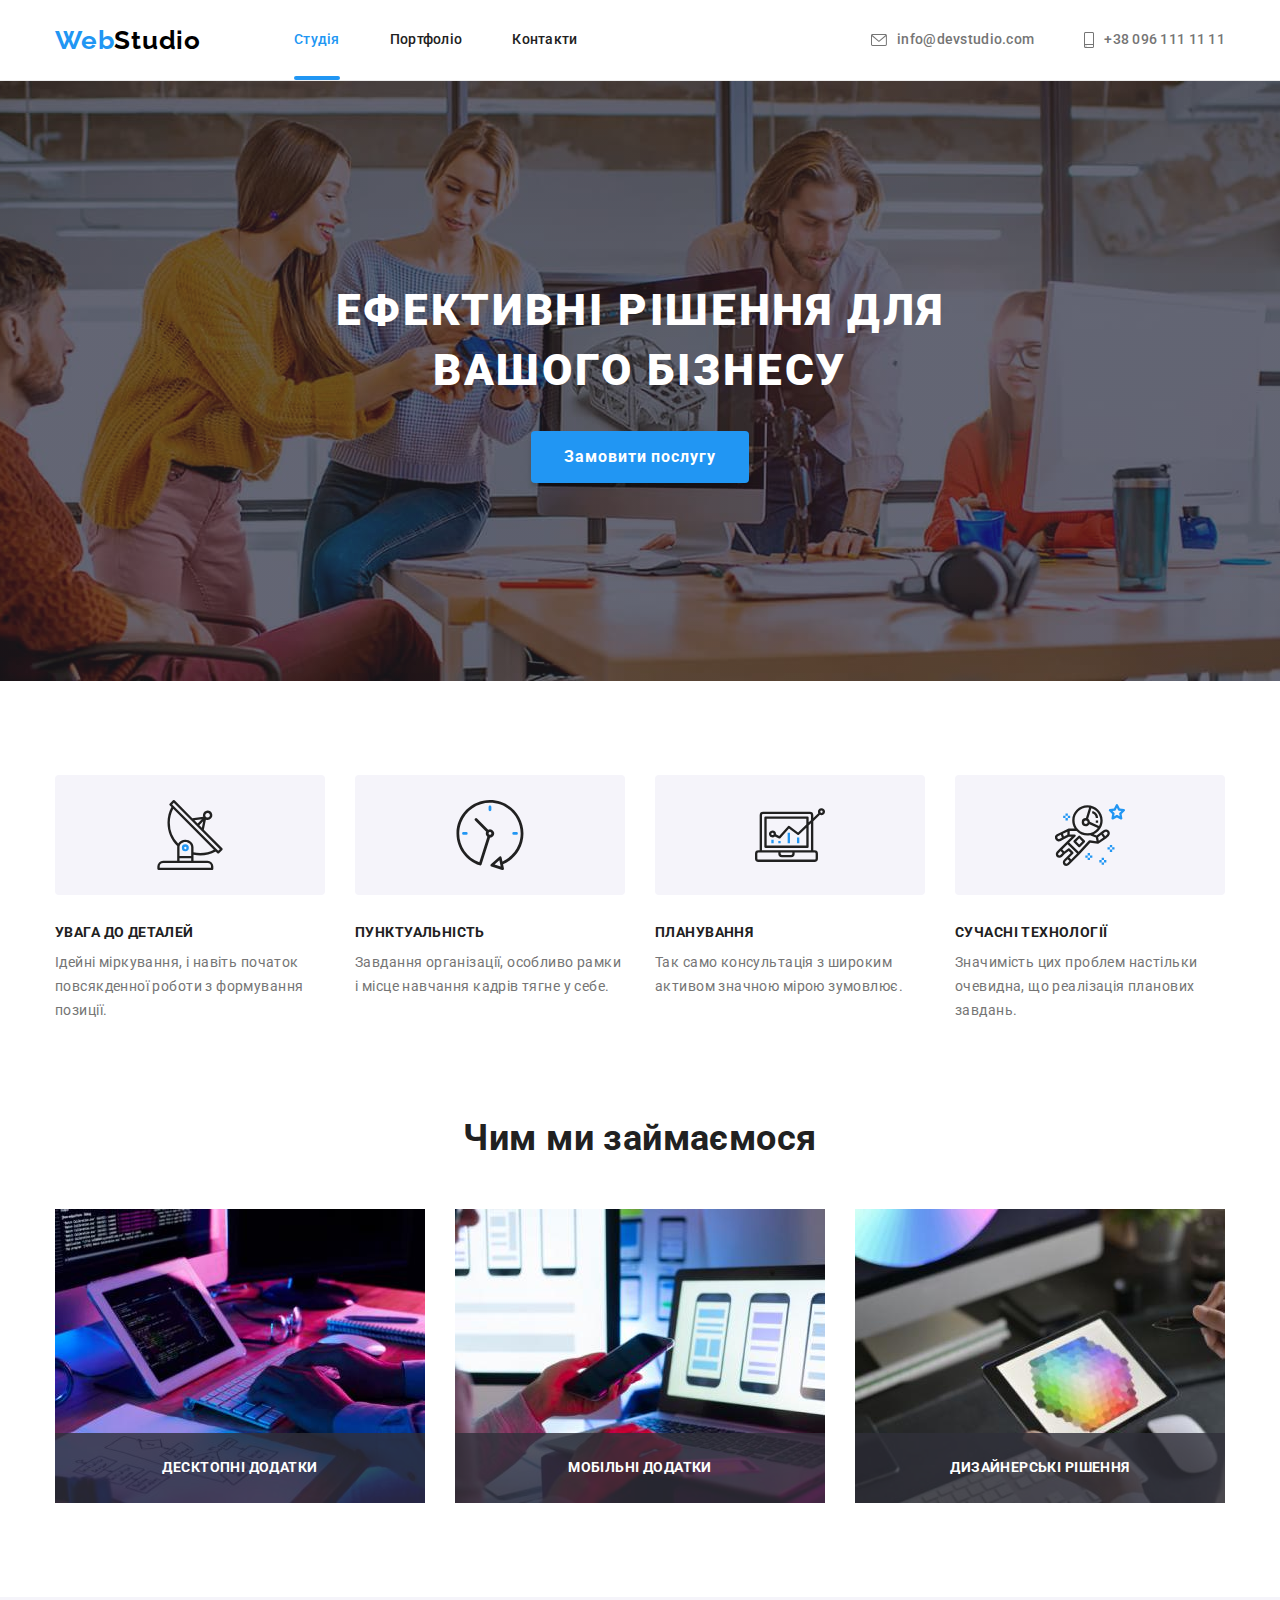
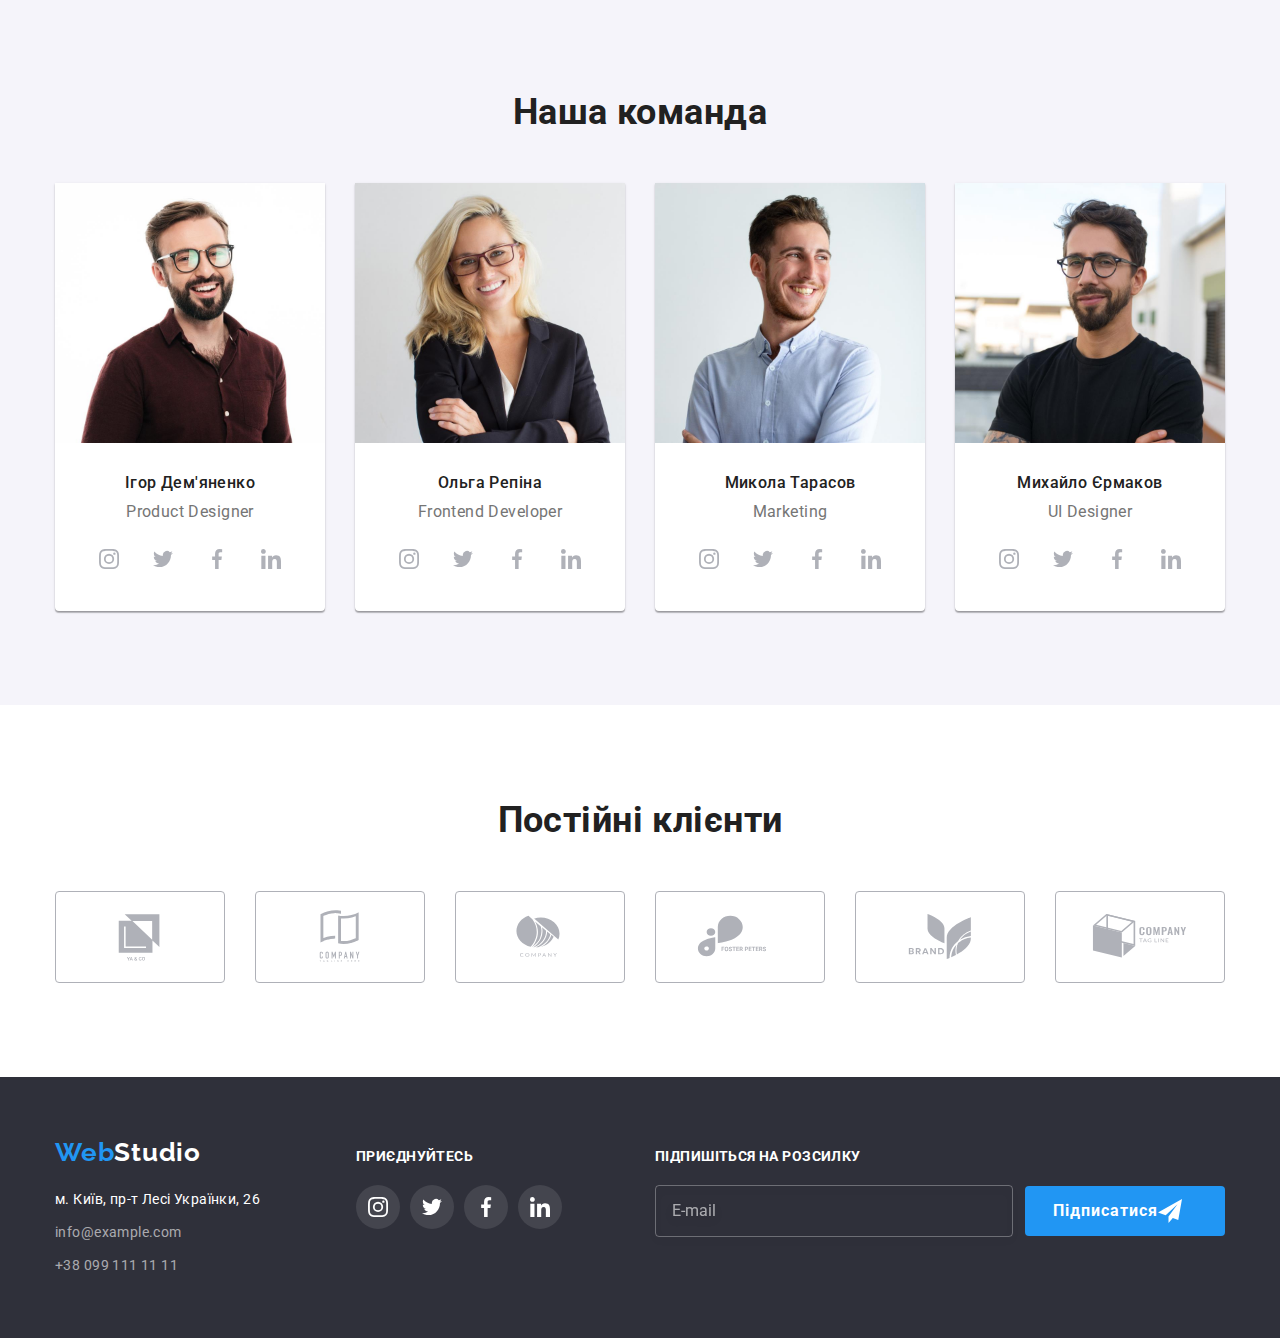
<file: index.html>
<!DOCTYPE html>
<html lang="uk">
  <head>
    <meta charset="UTF-8" />
    <meta http-equiv="X-UA-Compatible" content="IE=edge" />
    <meta name="viewport" content="width=device-width, initial-scale=1.0" />
    <title>Студия</title>

    <link rel="preconnect" href="https://fonts.googleapis.com" />
    <link rel="preconnect" href="https://fonts.gstatic.com" crossorigin />
    <link
      href="https://fonts.googleapis.com/css2?family=Raleway:wght@700&family=Roboto:wght@400;500;700;900&display=swap"
      rel="stylesheet"
    />

    <link rel="stylesheet" href="./css/main.min.css" />
  </head>
  <body data-page>
    <!--Шапка сайту-->
    <header class="header">
      <div class="container header__container">
        <a href="./index.html" class="logo header__logo link"><span class="web">Web</span>Studio</a>
        <nav class="nav header__nav">
          <ul class="nav__list list">
            <li class="nav__item">
              <a href="./index.html" class="nav__link nav__link--current link">Студія</a>
            </li>
            <li class="nav__item">
              <a href="./portfolio.html" class="nav__link link">Портфоліо</a>
            </li>
            <li class="nav__item"><a href="#contacts" class="nav__link link">Контакти</a></li>
          </ul>
        </nav>
        <ul class="header-contacts list">
          <li class="header-contacts__item">
            <a href="mailto:info@devstudio.com" class="header-contacts__link link">
              <svg class="icon-letter" width="16" height="12">
                <use href="./images/icons.svg#icon-letter"></use>
              </svg>
              info@devstudio.com</a
            >
          </li>
          <li class="header-contacts__item">
            <a href="tel:+380961111111" class="header-contacts__link link">
              <svg class="icon-phone" width="10" height="16">
                <use href="./images/icons.svg#icon-phone"></use>
              </svg>
              +38 096 111 11 11</a
            >
          </li>
        </ul>
      </div>
    </header>

    <main>
      <!--Герой-->
      <section class="hero overlay">
        <div class="container">
          <h1 class="hero__title">Ефективні рішення для вашого бізнесу</h1>
          <button type="button" class="hero__btn" data-modal-open>Замовити послугу</button>
        </div>
      </section>
      <!--Особливості-->
      <section class="section features">
        <div class="container">
          <h2 class="visually-hidden">Наші переваги</h2>
          <ul class="features-list list">
            <li class="features-list__item">
              <div class="features__thumb">
                <svg class="features__icon" width="70" height="70">
                  <use href="./images/icons.svg#icon-antenna"></use>
                </svg>
              </div>
              <h3 class="features__subtitle">УВАГА ДО ДЕТАЛЕЙ</h3>
              <p>Ідейні міркування, і навіть початок повсякденної роботи з формування позиції.</p>
            </li>
            <li class="features-list__item">
              <div class="features__thumb">
                <svg class="features__icon" width="70" height="70">
                  <use href="./images/icons.svg#icon-clock"></use>
                </svg>
              </div>
              <h3 class="features__subtitle">ПУНКТУАЛЬНІСТЬ</h3>
              <p>Завдання організації, особливо рамки і місце навчання кадрів тягне у себе.</p>
            </li>
            <li class="features-list__item">
              <div class="features__thumb">
                <svg class="features__icon" width="70" height="70">
                  <use href="./images/icons.svg#icon-diagram"></use>
                </svg>
              </div>
              <h3 class="features__subtitle">ПЛАНУВАННЯ</h3>
              <p>Так само консультація з широким активом значною мірою зумовлює.</p>
            </li>
            <li class="features-list__item">
              <div class="features__thumb">
                <svg class="features__icon" width="70" height="70">
                  <use href="./images/icons.svg#icon-astronaut"></use>
                </svg>
              </div>
              <h3 class="features__subtitle">СУЧАСНІ ТЕХНОЛОГІЇ</h3>
              <p>Значимість цих проблем настільки очевидна, що реалізація планових завдань.</p>
            </li>
          </ul>
        </div>
      </section>
      <!--Наші роботи-->
      <section class="section works">
        <div class="container">
          <h2 class="section__title">Чим ми займаємося</h2>
          <ul class="works__list list">
            <li>
              <div class="works__thumb">
                <img
                  src="./images/main/our-works1.jpg"
                  alt="Человек создает программу"
                  width="370"
                  height="294"
                />
                <h3 class="works__subtitle">Десктопні додатки</h3>
              </div>
            </li>
            <li>
              <div class="works__thumb">
                <img
                  src="./images/main/our-works2.jpg"
                  alt="Человек создает мобильное приложение"
                  width="370"
                  height="294"
                />
                <h3 class="works__subtitle">Мобільні додатки</h3>
              </div>
            </li>
            <li>
              <div class="works__thumb">
                <img
                  src="./images/main/our-works3.jpg"
                  alt="Человек выбирает цвет на палитре"
                  width="370"
                  height="294"
                />
                <h3 class="works__subtitle">Дизайнерські рішення</h3>
              </div>
            </li>
          </ul>
        </div>
      </section>

      <!--Наша команда-->
      <section class="section team">
        <div class="container">
          <h2 class="section__title">Наша команда</h2>
          <ul class="team__list list">
            <li class="team__item">
              <img src="./images/main/team1.jpg" alt="Сотрудник 1" width="270" height="260" />
              <div class="team__wrapper">
                <h3 class="team__subtitle">Ігор Дем'яненко</h3>
                <p lang="en" class="team__description">Product Designer</p>
                <ul class="social social__list list">
                  <li class="social__item">
                    <a
                      class="social__link social__link--mode-light link"
                      href="https://www.instagram.com/"
                      target="_blank"
                      rel="noopener nofollow noreferrer"
                      aria-label="Инстаграмм"
                    >
                      <svg class="social__icon" width="20" height="20">
                        <use href="./images/icons.svg#icon-instagram"></use>
                      </svg>
                    </a>
                  </li>
                  <li class="social__item">
                    <a
                      class="social__link social__link--mode-light link"
                      href="https://twitter.com"
                      target="_blank"
                      rel="noopener nofollow noreferrer"
                      aria-label="Твиттер"
                    >
                      <svg class="social__icon" width="20" height="20">
                        <use href="./images/icons.svg#icon-twitter"></use>
                      </svg>
                    </a>
                  </li>
                  <li class="social__item">
                    <a
                      class="social__link social__link--mode-light link"
                      href="https://www.facebook.com"
                      target="_blank"
                      rel="noopener nofollow noreferrer"
                      aria-label="Фейсбук"
                    >
                      <svg class="social__icon" width="20" height="20">
                        <use href="./images/icons.svg#icon-facebook"></use>
                      </svg>
                    </a>
                  </li>
                  <li class="social__item">
                    <a
                      class="social__link social__link--mode-light link"
                      href="https://www.linkedin.com"
                      target="_blank"
                      rel="noopener nofollow noreferrer"
                      aria-label="Линкэдин"
                    >
                      <svg class="social__icon" width="20" height="20">
                        <use href="./images/icons.svg#icon-linkedin"></use>
                      </svg>
                    </a>
                  </li>
                </ul>
              </div>
            </li>
            <li class="team__item">
              <img src="./images/main/team2.jpg" alt="Сотрудник 2" width="270" height="260" />
              <div class="team__wrapper">
                <h3 class="team__subtitle">Ольга Репіна</h3>
                <p lang="en" class="team__description">Frontend Developer</p>
                <ul class="social social__list list">
                  <li class="social__item">
                    <a
                      class="social__link social__link--mode-light link"
                      href="https://www.instagram.com/"
                      target="_blank"
                      rel="noopener nofollow noreferrer"
                      aria-label="Инстаграмм"
                    >
                      <svg class="social__icon" width="20" height="20">
                        <use href="./images/icons.svg#icon-instagram"></use>
                      </svg>
                    </a>
                  </li>
                  <li class="social__item">
                    <a
                      class="social__link social__link--mode-light link"
                      href="https://twitter.com"
                      target="_blank"
                      rel="noopener nofollow noreferrer"
                      aria-label="Твиттер"
                    >
                      <svg class="social__icon" width="20" height="20">
                        <use href="./images/icons.svg#icon-twitter"></use>
                      </svg>
                    </a>
                  </li>
                  <li class="social__item">
                    <a
                      class="social__link social__link--mode-light link"
                      href="https://www.facebook.com"
                      target="_blank"
                      rel="noopener nofollow noreferrer"
                      aria-label="Фейсбук"
                    >
                      <svg class="social__icon" width="20" height="20">
                        <use href="./images/icons.svg#icon-facebook"></use>
                      </svg>
                    </a>
                  </li>
                  <li class="social__item">
                    <a
                      class="social__link social__link--mode-light link"
                      href="https://www.linkedin.com"
                      target="_blank"
                      rel="noopener nofollow noreferrer"
                      aria-label="Линкэдин"
                    >
                      <svg class="social__icon" width="20" height="20">
                        <use href="./images/icons.svg#icon-linkedin"></use>
                      </svg>
                    </a>
                  </li>
                </ul>
              </div>
            </li>
            <li class="team__item">
              <img src="./images/main/team3.jpg" alt="Сотрудник 3" width="270" height="260" />
              <div class="team__wrapper">
                <h3 class="team__subtitle">Микола Тарасов</h3>
                <p lang="en" class="team__description">Marketing</p>
                <ul class="social social__list list">
                  <li class="social__item">
                    <a
                      class="social__link social__link--mode-light link"
                      href="https://www.instagram.com/"
                      target="_blank"
                      rel="noopener nofollow noreferrer"
                      aria-label="Инстаграмм"
                    >
                      <svg class="social__icon" width="20" height="20">
                        <use href="./images/icons.svg#icon-instagram"></use>
                      </svg>
                    </a>
                  </li>
                  <li class="social__item">
                    <a
                      class="social__link social__link--mode-light link"
                      href="https://twitter.com"
                      target="_blank"
                      rel="noopener nofollow noreferrer"
                      aria-label="Твиттер"
                    >
                      <svg class="social__icon" width="20" height="20">
                        <use href="./images/icons.svg#icon-twitter"></use>
                      </svg>
                    </a>
                  </li>
                  <li class="social__item">
                    <a
                      class="social__link social__link--mode-light link"
                      href="https://www.facebook.com"
                      target="_blank"
                      rel="noopener nofollow noreferrer"
                      aria-label="Фейсбук"
                    >
                      <svg class="social__icon" width="20" height="20">
                        <use href="./images/icons.svg#icon-facebook"></use>
                      </svg>
                    </a>
                  </li>
                  <li class="social__item">
                    <a
                      class="social__link social__link--mode-light link"
                      href="https://www.linkedin.com"
                      target="_blank"
                      rel="noopener nofollow noreferrer"
                      aria-label="Линкэдин"
                    >
                      <svg class="social__icon" width="20" height="20">
                        <use href="./images/icons.svg#icon-linkedin"></use>
                      </svg>
                    </a>
                  </li>
                </ul>
              </div>
            </li>
            <li class="team__item">
              <img src="./images/main/team4.jpg" alt="Сотрудник 4" width="270" height="260" />
              <div class="team__wrapper">
                <h3 class="team__subtitle">Михайло Єрмаков</h3>
                <p lang="en" class="team__description">UI Designer</p>
                <ul class="social social__list list">
                  <li class="social__item">
                    <a
                      class="social__link social__link--mode-light link"
                      href="https://www.instagram.com/"
                      target="_blank"
                      rel="noopener nofollow noreferrer"
                      aria-label="Инстаграмм"
                    >
                      <svg class="social__icon" width="20" height="20">
                        <use href="./images/icons.svg#icon-instagram"></use>
                      </svg>
                    </a>
                  </li>
                  <li class="social__item">
                    <a
                      class="social__link social__link--mode-light link"
                      href="https://twitter.com"
                      target="_blank"
                      rel="noopener nofollow noreferrer"
                      aria-label="Твиттер"
                    >
                      <svg class="social__icon" width="20" height="20">
                        <use href="./images/icons.svg#icon-twitter"></use>
                      </svg>
                    </a>
                  </li>
                  <li class="social__item">
                    <a
                      class="social__link social__link--mode-light link"
                      href="https://www.facebook.com"
                      target="_blank"
                      rel="noopener nofollow noreferrer"
                      aria-label="Фейсбук"
                    >
                      <svg class="social__icon" width="20" height="20">
                        <use href="./images/icons.svg#icon-facebook"></use>
                      </svg>
                    </a>
                  </li>
                  <li class="social__item">
                    <a
                      class="social__link social__link--mode-light link"
                      href="https://www.linkedin.com"
                      target="_blank"
                      rel="noopener nofollow noreferrer"
                      aria-label="Линкэдин"
                    >
                      <svg class="social__icon" width="20" height="20">
                        <use href="./images/icons.svg#icon-linkedin"></use>
                      </svg>
                    </a>
                  </li>
                </ul>
              </div>
            </li>
          </ul>
        </div>
      </section>

      <!-- Постійні клієнти -->

      <section class="section clients">
        <div class="container">
          <h2 class="section__title">Постійні клієнти</h2>
          <ul class="clients__list list">
            <li class="clients__item">
              <a
                class="clients__link link"
                href=""
                target="_blank"
                rel="noopener nofollow noreferrer"
                aria-label="Компания 1"
              >
                <svg class="clients__icon" width="106" height="60">
                  <use href="./images/icons.svg#icon-yaco"></use>
                </svg>
              </a>
            </li>
            <li class="clients__item">
              <a
                class="clients__link link"
                href=""
                target="_blank"
                rel="noopener nofollow noreferrer"
                aria-label="Компания 2"
              >
                <svg class="clients__icon" width="106" height="60">
                  <use href="./images/icons.svg#icon-company-tagline-here"></use>
                </svg>
              </a>
            </li>
            <li class="clients__item">
              <a
                class="clients__link link"
                href=""
                target="_blank"
                rel="noopener nofollow noreferrer"
                aria-label="Компания 3"
              >
                <svg class="clients__icon" width="106" height="60">
                  <use href="./images/icons.svg#icon-company"></use>
                </svg>
              </a>
            </li>
            <li class="clients__item">
              <a
                class="clients__link link"
                href=""
                target="_blank"
                rel="noopener nofollow noreferrer"
                aria-label="Компания 4"
              >
                <svg class="clients__icon" width="106" height="60">
                  <use href="./images/icons.svg#icon-foster-peters"></use>
                </svg>
              </a>
            </li>
            <li class="clients__item">
              <a
                class="clients__link link"
                href=""
                target="_blank"
                rel="noopener nofollow noreferrer"
                aria-label="Компания 5"
              >
                <svg class="clients__icon" width="106" height="60">
                  <use href="./images/icons.svg#icon-brand"></use>
                </svg>
              </a>
            </li>
            <li class="clients__item">
              <a
                class="clients__link link"
                href=""
                target="_blank"
                rel="noopener nofollow noreferrer"
                aria-label="Компания 6"
              >
                <svg class="clients__icon" width="106" height="60">
                  <use href="./images/icons.svg#icon-company-tagline"></use>
                </svg>
              </a>
            </li>
          </ul>
        </div>
      </section>
    </main>

    <!--Футер-->

    <footer class="footer">
      <div class="container container--baseline">
        <div class="footer__thumb">
          <a href="./index.html" class="logo footer__logo link">
            <span class="web">Web</span>Studio</a
          >
          <address class="address">
            <ul id="contacts" class="address__contacts list">
              <li class="address__item">
                <a
                  href="https://goo.gl/maps/ukZd5RueYejuPdVa7"
                  target="_blank"
                  rel="noopener nofollow noreferrer"
                  class="address__map-link link"
                >
                  м. Київ, пр-т Лесі Українки, 26
                </a>
              </li>
              <li class="address__item">
                <a href="mailto:info@example.com" class="address__contact-link link"
                  >info@example.com</a
                >
              </li>
              <li class="address__item">
                <a href="tel:+380991111111" class="address__contact-link link">+38 099 111 11 11</a>
              </li>
            </ul>
          </address>
        </div>
        <div class="social social--right">
          <h3 class="social__subtitle">приєднуйтесь</h3>
          <ul class="social__list list">
            <li class="social__item">
              <a
                class="social__link social__link--mode-dark link"
                href="https://www.instagram.com/"
                target="_blank"
                rel="noopener nofollow noreferrer"
                aria-label="Инстаграмм"
              >
                <svg class="footer-networks-icon" width="20" height="20">
                  <use href="./images/icons.svg#icon-instagram"></use>
                </svg>
              </a>
            </li>
            <li class="social__item">
              <a
                class="social__link social__link--mode-dark link"
                href="https://twitter.com"
                target="_blank"
                rel="noopener nofollow noreferrer"
                aria-label="Твиттер"
              >
                <svg class="footer-networks-icon" width="20" height="20">
                  <use href="./images/icons.svg#icon-twitter"></use>
                </svg>
              </a>
            </li>
            <li class="social__item">
              <a
                class="social__link social__link--mode-dark link"
                href="https://www.facebook.com"
                target="_blank"
                rel="noopener nofollow noreferrer"
                aria-label="Фейсбук"
              >
                <svg class="footer-networks-icon" width="20" height="20">
                  <use href="./images/icons.svg#icon-facebook"></use>
                </svg>
              </a>
            </li>
            <li class="social__item">
              <a
                class="social__link social__link--mode-dark link"
                href="https://www.linkedin.com"
                target="_blank"
                rel="noopener nofollow noreferrer"
                aria-label="Линкэдин"
              >
                <svg class="footer-networks-icon" width="20" height="20">
                  <use href="./images/icons.svg#icon-linkedin"></use>
                </svg>
              </a>
            </li>
          </ul>
        </div>
        <form class="footer-form" name="subscription">
          <strong class="footer-form__subtitle">Підпишіться на розсилку</strong>
          <div class="footer-form__field">
            <input class="footer-form__input" type="email" name="email" placeholder="E-mail" />
            <button class="form-btn footer-form__form-btn" type="submit">
              Підписатися
              <svg class="footer-form__icon" width="24" height="24">
                <use href="./images/icons.svg#icon-send"></use>
              </svg>
            </button>
          </div>
        </form>
      </div>
    </footer>

    <!-- Модальне вікно -->

    <div class="backdrop backdrop--is-hidden" data-modal>
      <div class="modal">
        <button class="modal__btn-close" type="button" data-modal-close>
          <svg class="modal__close-icon" width="18" height="18">
            <use href="./images/icons.svg#icon-close"></use>
          </svg>
        </button>
        <form class="modal-form js-speaker-form" name="modal-form" autocomplete="off">
          <strong class="modal-form__title">Залиште свої дані, ми вам передзвонимо</strong>
          <ul class="modal-form__list list">
            <li class="modal-form__item">
              <label class="modal-form__field">
                <span class="modal-form__label">Ім'я</span>
                <span class="modal-form__wrapper">
                  <input class="modal-form__input" type="text" name="name" />
                  <svg class="modal-form__icon" width="18" height="18">
                    <use href="./images/icons.svg#icon-person"></use>
                  </svg>
                </span>
              </label>
            </li>
            <li class="modal-form__item">
              <label class="modal-form__field">
                <span class="modal-form__label">Телефон</span>
                <span class="modal-form__wrapper">
                  <input class="modal-form__input" type="tel" name="phone" />
                  <svg class="modal-form__icon" width="18" height="18">
                    <use href="./images/icons.svg#icon-form-phone"></use>
                  </svg>
                </span>
              </label>
            </li>
            <li class="modal-form__item">
              <label class="modal-form__field">
                <span class="modal-form__label">Пошта</span>
                <span class="modal-form__wrapper">
                  <input class="modal-form__input" type="email" name="mail" />
                  <svg class="modal-form__icon" width="18" height="18">
                    <use href="./images/icons.svg#icon-email"></use>
                  </svg>
                </span>
              </label>
            </li>
            <li class="modal-form__item">
              <label class="modal-form__field">
                <span class="modal-form__label">Коментар</span>
                <textarea
                  class="modal-form__comment"
                  name="comment"
                  rows="6"
                  placeholder="Введіть текст"
                ></textarea>
              </label>
            </li>
          </ul>
          <label class="modal-form__checkbox-field">
            <input class="modal-form__checkbox" type="checkbox" name="policy" required />
            <span class="modal-form__checkbox-icon">
              <svg width="16" height="15">
                <use href="./images/icons.svg#icon-checkbox"></use>
              </svg>
            </span>
            <span class="modal-form__policy-text">
              Погоджуюся з розсилкою та приймаю
              <a
                class="modal-form__policy-link"
                href=""
                target="_blank"
                rel="noopener nofollow noreferrer"
                >Умови договору</a
              >
            </span>
          </label>
          <button class="form-btn modal-form__form-btn" type="submit">Відправити</button>
        </form>
      </div>
    </div>
    <script src="./js/modal.js"></script>
    <script>
      (() => {
        document.querySelector('.js-speaker-form').addEventListener('submit', e => {
          e.preventDefault();

          new FormData(e.currentTarget).forEach((value, name) => console.log(`${name}: ${value}`));

          e.currentTarget.reset();
        });
      })();
    </script>
  </body>
</html>
</file>
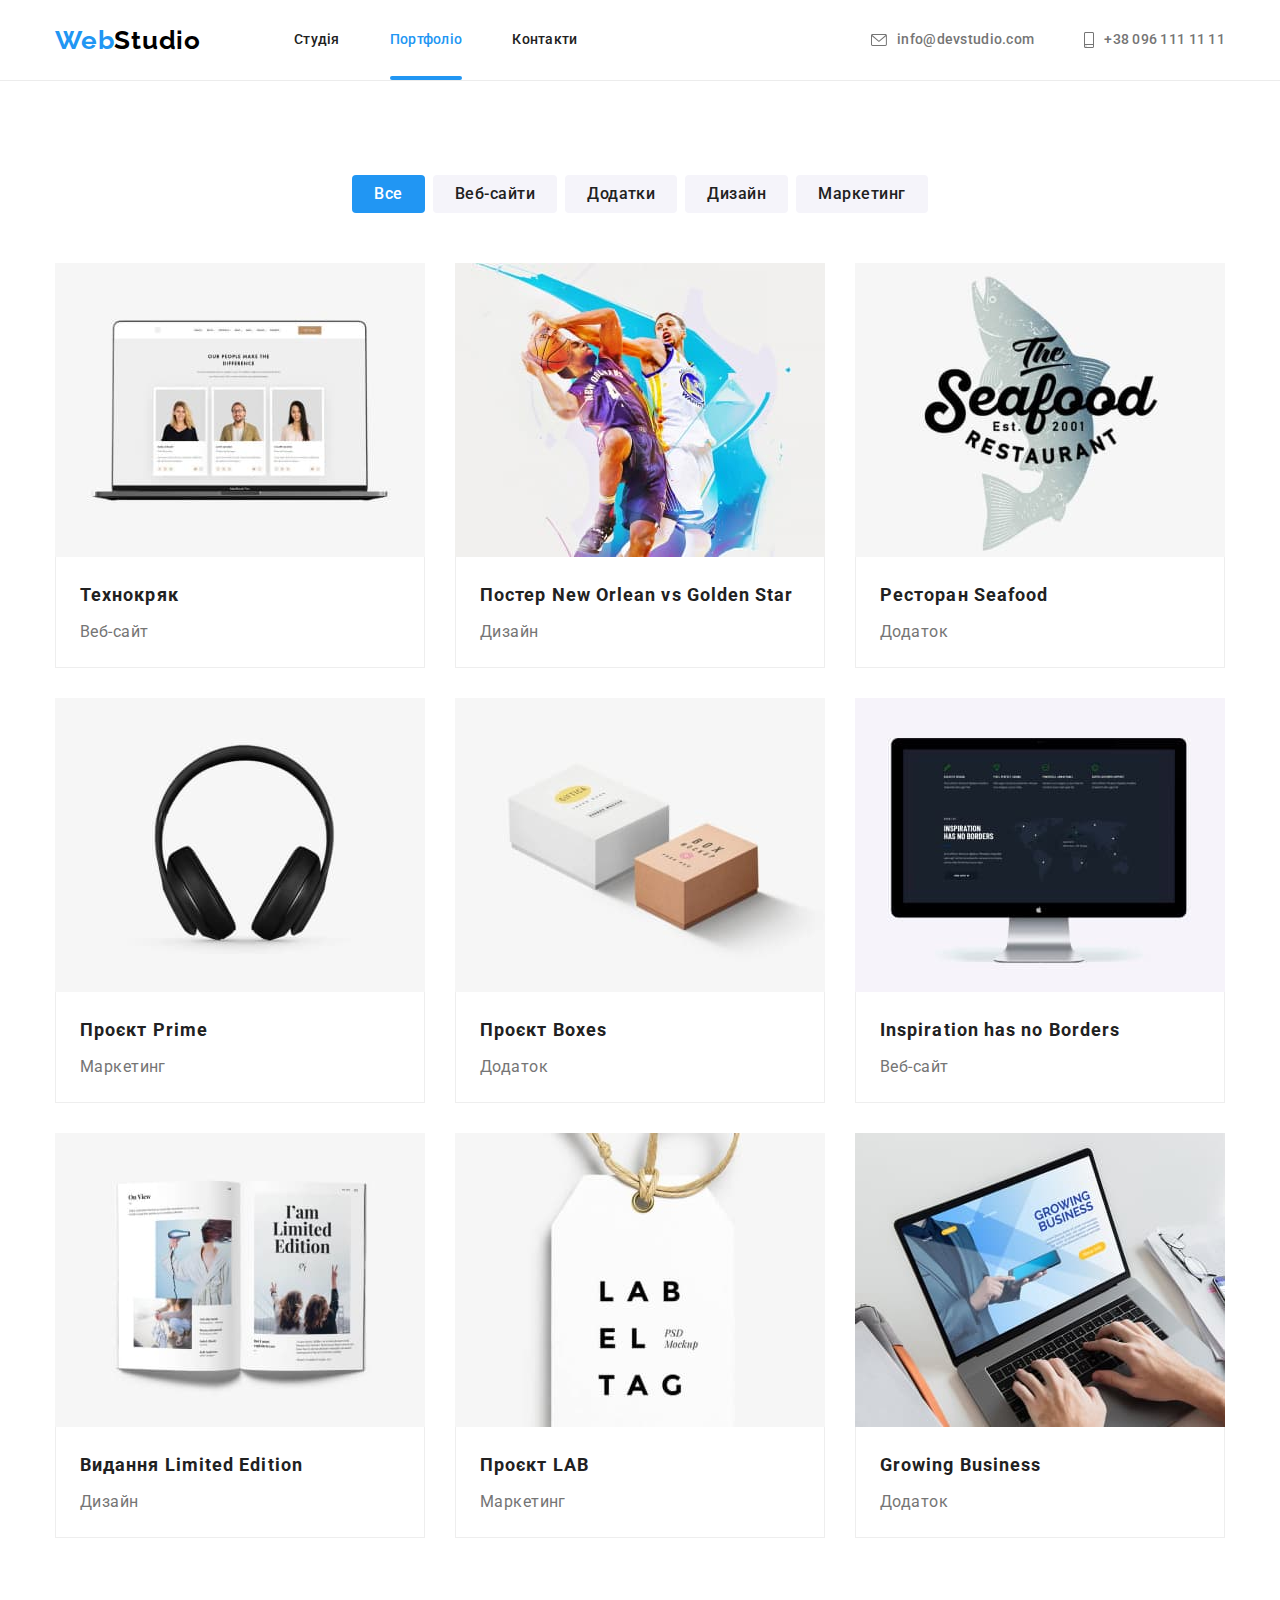
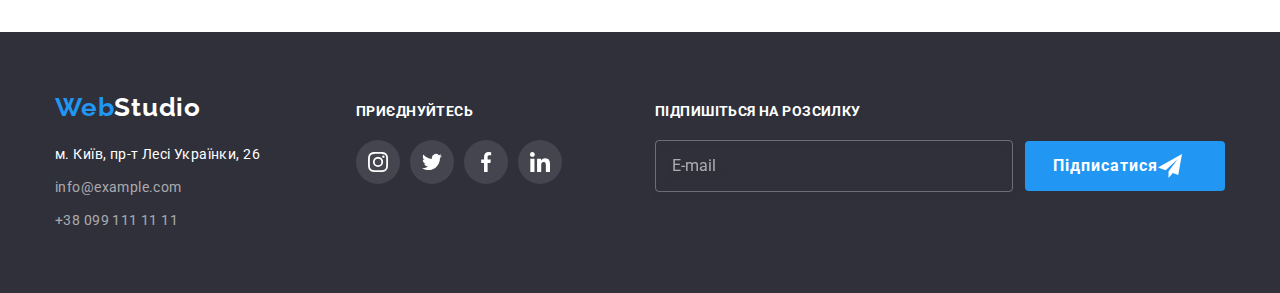
<file: portfolio.html>
<!DOCTYPE html>
<html lang="uk">
  <head>
    <meta charset="UTF-8" />
    <meta http-equiv="X-UA-Compatible" content="IE=edge" />
    <meta name="viewport" content="width=device-width, initial-scale=1.0" />
    <title>Портфолио</title>

    <link rel="preconnect" href="https://fonts.googleapis.com" />
    <link rel="preconnect" href="https://fonts.gstatic.com" crossorigin />
    <link
      href="https://fonts.googleapis.com/css2?family=Raleway:wght@700&family=Roboto:wght@400;500;700;900&display=swap"
      rel="stylesheet"
    />

    <link rel="stylesheet" href="./css/main.min.css" />
  </head>
  <body>
    <!--Шапка сайту-->
    <header class="header">
      <div class="container header__container">
        <a href="./index.html" class="logo header__logo link"><span class="web">Web</span>Studio</a>
        <nav class="nav header__nav">
          <ul class="nav__list list">
            <li class="nav__item">
              <a href="./index.html" class="nav__link link">Студія</a>
            </li>
            <li class="nav__item">
              <a href="./portfolio.html" class="nav__link nav__link--current link">Портфоліо</a>
            </li>
            <li class="nav__item"><a href="#contacts" class="nav__link link">Контакти</a></li>
          </ul>
        </nav>
        <ul class="header-contacts list">
          <li class="header-contacts__item">
            <a href="mailto:info@devstudio.com" class="header-contacts__link link">
              <svg class="icon-letter" width="16" height="12">
                <use href="./images/icons.svg#icon-letter"></use>
              </svg>
              info@devstudio.com</a
            >
          </li>
          <li class="header-contacts__item">
            <a href="tel:+380961111111" class="header-contacts__link link">
              <svg class="icon-phone" width="10" height="16">
                <use href="./images/icons.svg#icon-phone"></use>
              </svg>
              +38 096 111 11 11</a
            >
          </li>
        </ul>
      </div>
    </header>

    <!-- MAIN -->
    <main>
      <section class="gallery section">
        <div class="container">
          <h1 class="visually-hidden">Портфоліо</h1>
          <ul class="gallery__btn-list list">
            <li class="gallery__btn-item">
              <button type="button" class="gallery__btn gallery__btn-current">Все</button>
            </li>
            <li class="gallery__btn-item">
              <button type="button" class="gallery__btn">Веб-сайти</button>
            </li>
            <li class="gallery__btn-item">
              <button type="button" class="gallery__btn">Додатки</button>
            </li>
            <li class="gallery__btn-item">
              <button type="button" class="gallery__btn">Дизайн</button>
            </li>
            <li class="gallery__btn-item">
              <button type="button" class="gallery__btn">Маркетинг</button>
            </li>
          </ul>
          <ul class="gallery__list list">
            <li class="gallery__item">
              <a href="" class="gallery__link link">
                <div class="gallery__thumb">
                  <img
                    src="./images/portfolio/img1.jpg"
                    alt="Команда разработчиков"
                    width="370"
                    height="294"
                  />
                  <div class="gallery__overlay">
                    <p class="gallery__text">
                      Ресурс пропонує комплексні пропозиції з різним рівнем функціоналу та сервісів.
                      Все це дозволить відвідувачу отримати вичерпні відомості про компанію чи
                      приватну особу.
                    </p>
                  </div>
                </div>
                <div class="gallery__wrapper">
                  <h2 class="gallery__subtitle">Технокряк</h2>
                  <p class="gallery__description">Веб-сайт</p>
                </div>
              </a>
            </li>
            <li class="gallery__item">
              <a href="" class="gallery__link link">
                <div class="gallery__thumb">
                  <img
                    src="./images/portfolio/img2.jpg"
                    alt="Игра в баскетбол"
                    width="370"
                    height="294"
                  />
                  <div class="gallery__overlay">
                    <p class="gallery__text">
                      Ресурс пропонує комплексні пропозиції з різним рівнем функціоналу та сервісів.
                      Все це дозволить відвідувачу отримати вичерпні відомості про компанію чи
                      приватну особу.
                    </p>
                  </div>
                </div>
                <div class="gallery__wrapper">
                  <h2 class="gallery__subtitle">
                    Постер <span lang="en">New Orlean vs Golden Star</span>
                  </h2>
                  <p class="gallery__description">Дизайн</p>
                </div>
              </a>
            </li>
            <li class="gallery__item">
              <a href="" class="gallery__link link">
                <div class="gallery__thumb">
                  <img
                    src="./images/portfolio/img3.jpg"
                    alt="Логотип ресторана"
                    width="370"
                    height="294"
                  />
                  <div class="gallery__overlay">
                    <p class="gallery__text">
                      Ресурс пропонує комплексні пропозиції з різним рівнем функціоналу та сервісів.
                      Все це дозволить відвідувачу отримати вичерпні відомості про компанію чи
                      приватну особу.
                    </p>
                  </div>
                </div>
                <div class="gallery__wrapper">
                  <h2 class="gallery__subtitle">Ресторан <span lang="en">Seafood</span></h2>
                  <p class="gallery__description">Додаток</p>
                </div>
              </a>
            </li>
            <li class="gallery__item">
              <a href="" class="gallery__link link">
                <div class="gallery__thumb">
                  <img src="./images/portfolio/img4.jpg" alt="Наушники" width="370" height="294" />
                  <div class="gallery__overlay">
                    <p class="gallery__text">
                      Ресурс пропонує комплексні пропозиції з різним рівнем функціоналу та сервісів.
                      Все це дозволить відвідувачу отримати вичерпні відомості про компанію чи
                      приватну особу.
                    </p>
                  </div>
                </div>
                <div class="gallery__wrapper">
                  <h2 class="gallery__subtitle">Проєкт <span lang="en">Prime</span></h2>
                  <p class="gallery__description">Маркетинг</p>
                </div>
              </a>
            </li>
            <li class="gallery__item">
              <a href="" class="gallery__link link">
                <div class="gallery__thumb">
                  <img src="./images/portfolio/img5.jpg" alt="Коробки" width="370" height="294" />
                  <div class="gallery__overlay">
                    <p class="gallery__text">
                      Ресурс пропонує комплексні пропозиції з різним рівнем функціоналу та сервісів.
                      Все це дозволить відвідувачу отримати вичерпні відомості про компанію чи
                      приватну особу.
                    </p>
                  </div>
                </div>
                <div class="gallery__wrapper">
                  <h2 class="gallery__subtitle">Проєкт <span lang="en">Boxes</span></h2>
                  <p class="gallery__description">Додаток</p>
                </div>
              </a>
            </li>
            <li class="gallery__item">
              <a href="" class="gallery__link link">
                <div class="gallery__thumb">
                  <img src="./images/portfolio/img6.jpg" alt="Монитор" width="370" height="294" />
                  <div class="gallery__overlay">
                    <p class="gallery__text">
                      Ресурс пропонує комплексні пропозиції з різним рівнем функціоналу та сервісів.
                      Все це дозволить відвідувачу отримати вичерпні відомості про компанію чи
                      приватну особу.
                    </p>
                  </div>
                </div>
                <div class="gallery__wrapper">
                  <h2 lang="en" class="gallery__subtitle">Inspiration has no Borders</h2>
                  <p class="gallery__description">Веб-сайт</p>
                </div>
              </a>
            </li>
            <li class="gallery__item">
              <a href="" class="gallery__link link">
                <div class="gallery__thumb">
                  <img
                    src="./images/portfolio/img7.jpg"
                    alt="Раскрытая книга"
                    width="370"
                    height="294"
                  />
                  <div class="gallery__overlay">
                    <p class="gallery__text">
                      Ресурс пропонує комплексні пропозиції з різним рівнем функціоналу та сервісів.
                      Все це дозволить відвідувачу отримати вичерпні відомості про компанію чи
                      приватну особу.
                    </p>
                  </div>
                </div>
                <div class="gallery__wrapper">
                  <h2 class="gallery__subtitle">Видання <span lang="en">Limited Edition</span></h2>
                  <p class="gallery__description">Дизайн</p>
                </div>
              </a>
            </li>
            <li class="gallery__item">
              <a href="" class="gallery__link link">
                <div class="gallery__thumb">
                  <img src="./images/portfolio/img8.jpg" alt="Ярлык" width="370" height="294" />
                  <div class="gallery__overlay">
                    <p class="gallery__text">
                      Ресурс пропонує комплексні пропозиції з різним рівнем функціоналу та сервісів.
                      Все це дозволить відвідувачу отримати вичерпні відомості про компанію чи
                      приватну особу.
                    </p>
                  </div>
                </div>
                <div class="gallery__wrapper">
                  <h2 class="gallery__subtitle">Проєкт <span lang="en">LAB</span></h2>
                  <p class="gallery__description">Маркетинг</p>
                </div>
              </a>
            </li>
            <li class="gallery__item">
              <a href="" class="gallery__link link">
                <div class="gallery__thumb">
                  <img
                    src="./images/portfolio/img9.jpg"
                    alt="Человек работает на ноутбуке"
                    width="370"
                    height="294"
                  />
                  <div class="gallery__overlay">
                    <p class="gallery__text">
                      Ресурс пропонує комплексні пропозиції з різним рівнем функціоналу та сервісів.
                      Все це дозволить відвідувачу отримати вичерпні відомості про компанію чи
                      приватну особу.
                    </p>
                  </div>
                </div>
                <div class="gallery__wrapper">
                  <h2 lang="en" class="gallery__subtitle">Growing Business</h2>
                  <p class="gallery__description">Додаток</p>
                </div>
              </a>
            </li>
          </ul>
        </div>
      </section>
    </main>

    <!--Футер-->
    <footer class="footer">
      <div class="container container--baseline">
        <div class="footer__thumb">
          <a href="./index.html" class="logo footer__logo link">
            <span class="web">Web</span>Studio</a
          >
          <address class="address">
            <ul id="contacts" class="address__contacts list">
              <li class="address__item">
                <a
                  href="https://goo.gl/maps/ukZd5RueYejuPdVa7"
                  target="_blank"
                  rel="noopener nofollow noreferrer"
                  class="address__map-link link"
                >
                  м. Київ, пр-т Лесі Українки, 26
                </a>
              </li>
              <li class="address__item">
                <a href="mailto:info@example.com" class="address__contact-link link"
                  >info@example.com</a
                >
              </li>
              <li class="address__item">
                <a href="tel:+380991111111" class="address__contact-link link">+38 099 111 11 11</a>
              </li>
            </ul>
          </address>
        </div>
        <div class="social social--right">
          <h3 class="social__subtitle">приєднуйтесь</h3>
          <ul class="social__list list">
            <li class="social__item">
              <a
                class="social__link social__link--mode-dark link"
                href="https://www.instagram.com/"
                target="_blank"
                rel="noopener nofollow noreferrer"
                aria-label="Инстаграмм"
              >
                <svg class="footer-networks-icon" width="20" height="20">
                  <use href="./images/icons.svg#icon-instagram"></use>
                </svg>
              </a>
            </li>
            <li class="social__item">
              <a
                class="social__link social__link--mode-dark link"
                href="https://twitter.com"
                target="_blank"
                rel="noopener nofollow noreferrer"
                aria-label="Твиттер"
              >
                <svg class="footer-networks-icon" width="20" height="20">
                  <use href="./images/icons.svg#icon-twitter"></use>
                </svg>
              </a>
            </li>
            <li class="social__item">
              <a
                class="social__link social__link--mode-dark link"
                href="https://www.facebook.com"
                target="_blank"
                rel="noopener nofollow noreferrer"
                aria-label="Фейсбук"
              >
                <svg class="footer-networks-icon" width="20" height="20">
                  <use href="./images/icons.svg#icon-facebook"></use>
                </svg>
              </a>
            </li>
            <li class="social__item">
              <a
                class="social__link social__link--mode-dark link"
                href="https://www.linkedin.com"
                target="_blank"
                rel="noopener nofollow noreferrer"
                aria-label="Линкэдин"
              >
                <svg class="footer-networks-icon" width="20" height="20">
                  <use href="./images/icons.svg#icon-linkedin"></use>
                </svg>
              </a>
            </li>
          </ul>
        </div>
        <form class="footer-form" name="subscription">
          <strong class="footer-form__subtitle">Підпишіться на розсилку</strong>
          <div class="footer-form__field">
            <input class="footer-form__input" type="email" name="email" placeholder="E-mail" />
            <button class="form-btn footer-form__form-btn" type="submit">
              Підписатися
              <svg class="footer-form__icon" width="24" height="24">
                <use href="./images/icons.svg#icon-send"></use>
              </svg>
            </button>
          </div>
        </form>
      </div>
    </footer>
  </body>
</html>
</file>
<file: css/main.min.css>
.visually-hidden{position:absolute;width:1px;height:1px;margin:-1px;border:0;padding:0;white-space:nowrap;-webkit-clip-path:inset(100%);clip-path:inset(100%);clip:rect(0 0 0 0);overflow:hidden}/*! modern-normalize v1.1.0 | MIT License | https://github.com/sindresorhus/modern-normalize */*,::before,::after{-webkit-box-sizing:border-box;box-sizing:border-box}html{-moz-tab-size:4;-o-tab-size:4;tab-size:4}html{line-height:1.15;-webkit-text-size-adjust:100%}body{margin:0}body{font-family:system-ui,-apple-system,"Segoe UI",Roboto,Helvetica,Arial,sans-serif,"Apple Color Emoji","Segoe UI Emoji"}hr{height:0;color:inherit}abbr[title]{-webkit-text-decoration:underline dotted;text-decoration:underline dotted}b,strong{font-weight:bolder}code,kbd,samp,pre{font-family:ui-monospace,SFMono-Regular,Consolas,"Liberation Mono",Menlo,monospace;font-size:1em}small{font-size:80%}sub,sup{font-size:75%;line-height:0;position:relative;vertical-align:baseline}sub{bottom:-0.25em}sup{top:-0.5em}table{text-indent:0;border-color:inherit}button,input,optgroup,select,textarea{font-family:inherit;font-size:100%;line-height:1.15;margin:0}button,select{text-transform:none}button,[type=button],[type=reset],[type=submit]{-webkit-appearance:button}::-moz-focus-inner{border-style:none;padding:0}:-moz-focusring{outline:1px dotted ButtonText}:-moz-ui-invalid{box-shadow:none}legend{padding:0}progress{vertical-align:baseline}::-webkit-inner-spin-button,::-webkit-outer-spin-button{height:auto}[type=search]{-webkit-appearance:textfield;outline-offset:-2px}::-webkit-search-decoration{-webkit-appearance:none}::-webkit-file-upload-button{-webkit-appearance:button;font:inherit}summary{display:list-item}body{color:#757575;font-family:"Roboto",sans-serif;letter-spacing:.03em;font-size:14px;line-height:1.71}.no-scroll{overflow:hidden}.link{text-decoration:none;color:currentColor}.list{list-style:none;padding:0;margin:0}h1,h2,h3,h4,h5,h6,p{margin:0}img{display:block}.container{width:1200px;margin-left:auto;margin-right:auto;padding-left:15px;padding-right:15px}.logo{font-family:"Raleway",sans-serif;font-weight:700;font-size:26px;line-height:1.19;letter-spacing:.03em;-webkit-transition:color 250ms cubic-bezier(0.4, 0, 0.2, 1);transition:color 250ms cubic-bezier(0.4, 0, 0.2, 1)}.logo:hover,.logo:focus{color:#2196f3}.header__logo{margin-right:93px;color:#000}.web{color:#2196f3}.backdrop{position:fixed;top:0;left:0;width:100%;height:100%;background-color:rgba(0,0,0,.2);opacity:1;-webkit-transition:opacity 250ms cubic-bezier(0.4, 0, 0.2, 1),visibility 250ms cubic-bezier(0.4, 0, 0.2, 1);transition:opacity 250ms cubic-bezier(0.4, 0, 0.2, 1),visibility 250ms cubic-bezier(0.4, 0, 0.2, 1)}.backdrop--is-hidden{opacity:0;visibility:hidden;pointer-events:none}.backdrop--is-hidden .modal{-webkit-transform:translate(-50%, -50%) scale(0.8);transform:translate(-50%, -50%) scale(0.8)}.modal{position:absolute;top:50%;left:50%;-webkit-transform:translate(-50%, -50%) scale(1);transform:translate(-50%, -50%) scale(1);min-width:528px;min-height:581px;padding:40px;background-color:#fff;-webkit-box-shadow:0px 1px 3px rgba(0,0,0,.12),0px 1px 1px rgba(0,0,0,.14),0px 2px 1px rgba(0,0,0,.2);box-shadow:0px 1px 3px rgba(0,0,0,.12),0px 1px 1px rgba(0,0,0,.14),0px 2px 1px rgba(0,0,0,.2);border-radius:4px;-webkit-transition:opacity 250ms cubic-bezier(0.4, 0, 0.2, 1),visibility 250ms cubic-bezier(0.4, 0, 0.2, 1),-webkit-transform 250ms cubic-bezier(0.4, 0, 0.2, 1);transition:opacity 250ms cubic-bezier(0.4, 0, 0.2, 1),visibility 250ms cubic-bezier(0.4, 0, 0.2, 1),-webkit-transform 250ms cubic-bezier(0.4, 0, 0.2, 1);transition:opacity 250ms cubic-bezier(0.4, 0, 0.2, 1),transform 250ms cubic-bezier(0.4, 0, 0.2, 1),visibility 250ms cubic-bezier(0.4, 0, 0.2, 1);transition:opacity 250ms cubic-bezier(0.4, 0, 0.2, 1),transform 250ms cubic-bezier(0.4, 0, 0.2, 1),visibility 250ms cubic-bezier(0.4, 0, 0.2, 1),-webkit-transform 250ms cubic-bezier(0.4, 0, 0.2, 1)}.modal__btn-close{position:absolute;top:8px;right:8px;display:-webkit-box;display:-ms-flexbox;display:flex;-webkit-box-align:center;-ms-flex-align:center;align-items:center;-webkit-box-pack:center;-ms-flex-pack:center;justify-content:center;width:30px;height:30px;padding:0;border-radius:50%;color:#000;background-color:#fff;border:1px solid rgba(0,0,0,.1);cursor:pointer;-webkit-transition:color 250ms cubic-bezier(0.4, 0, 0.2, 1);transition:color 250ms cubic-bezier(0.4, 0, 0.2, 1)}.modal__btn-close:hover,.modal__btn-close:focus{color:#2196f3}.modal__close-icon{fill:currentColor}.modal-form{text-align:center}.modal-form__title{display:block;margin-bottom:12px;font-weight:700;font-size:20px;line-height:1.15;text-align:center;letter-spacing:.03em;color:#212121}.modal-form__list{display:-webkit-box;display:-ms-flexbox;display:flex;-webkit-box-orient:vertical;-webkit-box-direction:normal;-ms-flex-direction:column;flex-direction:column;gap:10px;margin-bottom:20px}.modal-form__field{display:-webkit-box;display:-ms-flexbox;display:flex;-webkit-box-orient:vertical;-webkit-box-direction:normal;-ms-flex-direction:column;flex-direction:column;text-align:left;color:#212121}.modal-form__label{margin-bottom:4px;font-size:12px;line-height:1.16;letter-spacing:.01em;color:#757575}.modal-form__wrapper{position:relative}.modal-form__input{width:100%;padding:11px 42px;border:1px solid rgba(33,33,33,.2);border-radius:4px;color:rgba(117,117,117,.9);outline:rgba(0,0,0,0);-webkit-transition:border-color 250ms cubic-bezier(0.4, 0, 0.2, 1);transition:border-color 250ms cubic-bezier(0.4, 0, 0.2, 1)}.modal-form__field:focus-within .modal-form__input{border-color:#2196f3}.modal-form__icon{position:absolute;top:50%;-webkit-transform:translateY(-50%);transform:translateY(-50%);left:12px;fill:currentColor;-webkit-transition:color 250ms cubic-bezier(0.4, 0, 0.2, 1);transition:color 250ms cubic-bezier(0.4, 0, 0.2, 1)}.modal-form__field:focus-within .modal-form__icon{color:#2196f3}.modal-form__comment{padding:12px 16px;height:120px;border:1px solid rgba(33,33,33,.2);border-radius:4px;outline:none;resize:none;color:rgba(117,117,117,.5);-webkit-transition:border-color 250ms cubic-bezier(0.4, 0, 0.2, 1);transition:border-color 250ms cubic-bezier(0.4, 0, 0.2, 1)}.modal-form__comment::-webkit-input-placeholder{font-size:12px;line-height:1.16;letter-spacing:.01em;color:rgba(117,117,117,.5)}.modal-form__comment::-moz-placeholder{font-size:12px;line-height:1.16;letter-spacing:.01em;color:rgba(117,117,117,.5)}.modal-form__comment:-ms-input-placeholder{font-size:12px;line-height:1.16;letter-spacing:.01em;color:rgba(117,117,117,.5)}.modal-form__comment::-ms-input-placeholder{font-size:12px;line-height:1.16;letter-spacing:.01em;color:rgba(117,117,117,.5)}.modal-form__comment::placeholder{font-size:12px;line-height:1.16;letter-spacing:.01em;color:rgba(117,117,117,.5)}.modal-form__field:focus-within>.modal-form__comment{border-color:#2196f3}.modal-form__checkbox-field{display:-webkit-box;display:-ms-flexbox;display:flex;-webkit-box-align:center;-ms-flex-align:center;align-items:center;-webkit-box-pack:center;-ms-flex-pack:center;justify-content:center;margin-bottom:30px}.modal-form__checkbox{position:absolute;width:1px;height:1px;margin:-1px;border:0;padding:0;clip:rect(0 0 0 0);overflow:hidden}.modal-form__checkbox-icon{display:-webkit-box;display:-ms-flexbox;display:flex;-webkit-box-align:center;-ms-flex-align:center;align-items:center;width:16px;height:15px;margin-right:7px;border:1px solid #212121;border-radius:2px}.modal-form__checkbox-field:focus-within .modal-form__checkbox-icon{border-color:#2196f3}.modal-form__checkbox:checked+.modal-form__checkbox-icon{-webkit-transform:scale(1.2);transform:scale(1.2);border-color:rgba(0,0,0,0);background-color:#2196f3}.modal-form__policy-text{-webkit-user-select:none;-moz-user-select:none;-ms-user-select:none;user-select:none}.modal-form__policy-link{color:#2196f3;text-underline-position:under}.modal-form__form-btn{padding:10px 52px;display:-webkit-inline-box;display:-ms-inline-flexbox;display:inline-flex;-webkit-box-shadow:0px 4px 4px rgba(0,0,0,.15);box-shadow:0px 4px 4px rgba(0,0,0,.15);-webkit-transition:background-color 250ms cubic-bezier(0.4, 0, 0.2, 1);transition:background-color 250ms cubic-bezier(0.4, 0, 0.2, 1)}.modal-form__form-btn:hover,.modal-form__form-btn:focus{background-color:#188ce8;-webkit-box-shadow:0px 4px 4px rgba(0,0,0,.15);box-shadow:0px 4px 4px rgba(0,0,0,.15)}.header{border-bottom:1px solid #ececec}.header__container{display:-webkit-box;display:-ms-flexbox;display:flex;-webkit-box-align:center;-ms-flex-align:center;align-items:center}.nav__list{display:-webkit-box;display:-ms-flexbox;display:flex;gap:50px;font-weight:500;font-size:14px;line-height:1.14;letter-spacing:.02em}.nav__link{display:block;color:#212121;padding-top:32px;padding-bottom:32px;-webkit-transition:color 250ms cubic-bezier(0.4, 0, 0.2, 1);transition:color 250ms cubic-bezier(0.4, 0, 0.2, 1)}.nav__link:hover{color:#2196f3}.nav__link:focus{color:#2196f3}.nav__link--current{position:relative;color:#2196f3}.nav__link--current::after{position:absolute;left:0;bottom:0;content:"";display:block;width:100%;height:4px;border-radius:2px;background-color:#2196f3}.header__nav{margin-right:auto}.header-contacts{display:-webkit-box;display:-ms-flexbox;display:flex;-webkit-box-align:center;-ms-flex-align:center;align-items:center;gap:50px;font-weight:500;font-size:14px;line-height:1.14;letter-spacing:.02em}.icon-letter{fill:currentColor;margin-right:10px}.icon-phone{fill:currentColor;margin-right:10px}.header-contacts__link{display:-webkit-inline-box;display:-ms-inline-flexbox;display:inline-flex;-webkit-box-align:center;-ms-flex-align:center;align-items:center;color:#757575;padding-top:32px;padding-bottom:32px;-webkit-transition:color 250ms cubic-bezier(0.4, 0, 0.2, 1);transition:color 250ms cubic-bezier(0.4, 0, 0.2, 1)}.header-contacts__link:hover,.header-contacts__link:focus{color:#2196f3}.hero{background-color:#2f303a;padding-top:200px;padding-bottom:200px;text-align:center}.overlay{max-width:1600px;height:600px;margin-left:auto;margin-right:auto;background-color:#c4c4c4;background-image:-webkit-gradient(linear, left top, right top, from(rgba(47, 48, 58, 0.4)), to(rgba(47, 48, 58, 0.4))),url("../images/background/hero-bg.jpg");background-image:linear-gradient(to right, rgba(47, 48, 58, 0.4), rgba(47, 48, 58, 0.4)),url("../images/background/hero-bg.jpg");background-repeat:no-repeat;background-position:center;background-size:cover}.hero__title{max-width:696px;margin-bottom:30px;margin-left:auto;margin-right:auto;color:#fff;font-weight:900;font-size:44px;line-height:1.36;text-align:center;letter-spacing:.06em;text-transform:uppercase}.hero__btn{display:inline-block;min-width:200px;padding-top:10px;padding-bottom:10px;padding-left:32px;padding-right:32px;-webkit-box-shadow:0px 4px 4px rgba(0,0,0,.15);box-shadow:0px 4px 4px rgba(0,0,0,.15);border:1px solid rgba(0,0,0,0);border-radius:4px;color:#fff;background-color:#2196f3;font-family:inherit;font-weight:700;font-size:16px;line-height:1.88;text-decoration:none;letter-spacing:.06em;text-align:center;cursor:pointer;-webkit-transition:background-color 250ms cubic-bezier(0.4, 0, 0.2, 1);transition:background-color 250ms cubic-bezier(0.4, 0, 0.2, 1)}.hero__btn:hover,.hero__btn:focus{background-color:#188ce8}.section{padding-top:94px;padding-bottom:94px}.features-list{display:-webkit-box;display:-ms-flexbox;display:flex;-ms-flex-wrap:wrap;flex-wrap:wrap;gap:30px}.features-list__item{-ms-flex-preferred-size:calc((100% - 90px)/4);flex-basis:calc((100% - 90px)/4)}.features__thumb{display:-webkit-box;display:-ms-flexbox;display:flex;-webkit-box-align:center;-ms-flex-align:center;align-items:center;width:270px;height:120px;margin-bottom:30px;-webkit-box-pack:center;-ms-flex-pack:center;justify-content:center;background-color:#f5f4fa;border-radius:4px}.features__subtitle{margin-bottom:10px;color:#212121;font-weight:700;font-size:14px;line-height:1.14;text-transform:uppercase}.works{padding-top:0}.works__list{display:-webkit-box;display:-ms-flexbox;display:flex;gap:30px}.section__title{margin-bottom:50px;color:#212121;font-weight:700;font-size:36px;line-height:1.17;text-align:center}.works__thumb{position:relative}.works__subtitle{position:absolute;left:0;bottom:0;width:100%;padding-top:27px;padding-bottom:27px;font-weight:700;font-size:14px;line-height:1.14;text-align:center;text-transform:uppercase;color:#fff;background-color:rgba(47,48,58,.8)}.team{background-color:#f5f4fa}.team__list{display:-webkit-box;display:-ms-flexbox;display:flex;-ms-flex-wrap:wrap;flex-wrap:wrap;gap:30px;text-align:center}.team__item{-ms-flex-preferred-size:calc((100% - 90px)/4);flex-basis:calc((100% - 90px)/4);background-color:#fff;-webkit-box-shadow:0px 1px 3px rgba(0,0,0,.12),0px 1px 1px rgba(0,0,0,.14),0px 2px 1px rgba(0,0,0,.2);box-shadow:0px 1px 3px rgba(0,0,0,.12),0px 1px 1px rgba(0,0,0,.14),0px 2px 1px rgba(0,0,0,.2);border-radius:0px 0px 4px 4px}.team__wrapper{padding-top:30px;padding-bottom:30px;padding-left:32px;padding-right:32px}.team__subtitle{margin-bottom:10px;color:#212121;font-weight:500;font-size:16px;line-height:1.19;text-align:center}.team__description{margin-bottom:16px;font-size:16px;line-height:1.19;text-align:center}.social__list{display:-webkit-box;display:-ms-flexbox;display:flex;gap:10px;-webkit-box-pack:center;-ms-flex-pack:center;justify-content:center}.social__link{display:-webkit-inline-box;display:-ms-inline-flexbox;display:inline-flex;-webkit-box-align:center;-ms-flex-align:center;align-items:center;width:44px;height:44px;border-radius:50%;-webkit-box-pack:center;-ms-flex-pack:center;justify-content:center}.social__link:hover,.social__link:focus{background-color:#2196f3;color:#fff}.social__link--mode-light{color:#afb1b8;-webkit-transition:color 250ms cubic-bezier(0.4, 0, 0.2, 1),background-color 250ms cubic-bezier(0.4, 0, 0.2, 1);transition:color 250ms cubic-bezier(0.4, 0, 0.2, 1),background-color 250ms cubic-bezier(0.4, 0, 0.2, 1)}.social__icon{fill:currentColor}.clients__list{display:-webkit-box;display:-ms-flexbox;display:flex;-webkit-box-align:center;-ms-flex-align:center;align-items:center;gap:30px;-webkit-box-pack:center;-ms-flex-pack:center;justify-content:center}.clients__link{display:-webkit-inline-box;display:-ms-inline-flexbox;display:inline-flex;-webkit-box-align:center;-ms-flex-align:center;align-items:center;width:170px;height:92px;-webkit-box-pack:center;-ms-flex-pack:center;justify-content:center;color:#afb1b8;border:1px solid #afb1b8;border-radius:4px;-webkit-transition:color 250ms cubic-bezier(0.4, 0, 0.2, 1),border 250ms cubic-bezier(0.4, 0, 0.2, 1);transition:color 250ms cubic-bezier(0.4, 0, 0.2, 1),border 250ms cubic-bezier(0.4, 0, 0.2, 1)}.clients__link:hover,.clients__link:focus{color:#2196f3;border:1px solid #2196f3}.clients__icon{fill:currentColor}.footer{padding-top:60px;padding-bottom:60px;background-color:#2f303a}.container--baseline{display:-webkit-box;display:-ms-flexbox;display:flex;-webkit-box-align:baseline;-ms-flex-align:baseline;align-items:baseline}.footer__thumb{width:231px;margin-right:70px}.footer__logo{display:inline-block;margin-bottom:20px;color:#fff;-webkit-transition:color 250ms cubic-bezier(0.4, 0, 0.2, 1);transition:color 250ms cubic-bezier(0.4, 0, 0.2, 1)}.address__contacts{font-weight:400;font-size:14px;line-height:1.71;letter-spacing:.03em;font-style:normal}.address__item:not(:last-child){margin-bottom:9px}.address__map-link{color:#fff;-webkit-transition:color 250ms cubic-bezier(0.4, 0, 0.2, 1);transition:color 250ms cubic-bezier(0.4, 0, 0.2, 1)}.address__map-link:hover,.address__map-link:focus{color:#2196f3}.address__contact-link{color:rgba(255,255,255,.6);-webkit-transition:color 250ms cubic-bezier(0.4, 0, 0.2, 1);transition:color 250ms cubic-bezier(0.4, 0, 0.2, 1)}.address__contact-link:hover,.address__contact-link:focus{color:#2196f3}.social--right{margin-right:93px}.social__subtitle{margin-bottom:20px;font-weight:700;font-size:14px;line-height:1.14;letter-spacing:.03em;text-transform:uppercase;color:#fff}.social__link--mode-dark{fill:#fff;background-color:rgba(255,255,255,.1);-webkit-transition:background-color 250ms cubic-bezier(0.4, 0, 0.2, 1);transition:background-color 250ms cubic-bezier(0.4, 0, 0.2, 1)}.footer-form__subtitle{display:inline-block;margin-bottom:20px;font-weight:700;font-size:14px;line-height:1.14;letter-spacing:.03em;text-transform:uppercase;color:#fff}.footer-form__field{display:-webkit-box;display:-ms-flexbox;display:flex;-webkit-box-align:center;-ms-flex-align:center;align-items:center}.footer-form__input{margin-right:12px;padding:15px 16px;min-width:358px;-webkit-box-align:center;-ms-flex-align:center;align-items:center;background-color:rgba(0,0,0,0);border:1px solid rgba(255,255,255,.3);-webkit-filter:drop-shadow(0px 4px 4px rgba(0, 0, 0, 0.15));filter:drop-shadow(0px 4px 4px rgba(0, 0, 0, 0.15));border-radius:4px;font-size:16px;line-height:1.25;color:rgba(255,255,255,.6)}.footer-form__input::-webkit-input-placeholder{font-size:16px;line-height:1.25;color:rgba(255,255,255,.6)}.footer-form__input::-moz-placeholder{font-size:16px;line-height:1.25;color:rgba(255,255,255,.6)}.footer-form__input:-ms-input-placeholder{font-size:16px;line-height:1.25;color:rgba(255,255,255,.6)}.footer-form__input::-ms-input-placeholder{font-size:16px;line-height:1.25;color:rgba(255,255,255,.6)}.footer-form__input::placeholder{font-size:16px;line-height:1.25;color:rgba(255,255,255,.6)}.form-btn{-webkit-box-align:center;-ms-flex-align:center;align-items:center;text-align:center;min-width:200px;background-color:#2196f3;border-radius:4px;font-family:inherit;font-weight:700;font-size:16px;line-height:1.88;letter-spacing:.06em;border:none;color:#fff;cursor:pointer}.footer-form__form-btn{display:-webkit-box;display:-ms-flexbox;display:flex;padding:10px 28px;-webkit-transition:-webkit-box-shadow 250ms cubic-bezier(0.4, 0, 0.2, 1);transition:-webkit-box-shadow 250ms cubic-bezier(0.4, 0, 0.2, 1);transition:box-shadow 250ms cubic-bezier(0.4, 0, 0.2, 1);transition:box-shadow 250ms cubic-bezier(0.4, 0, 0.2, 1), -webkit-box-shadow 250ms cubic-bezier(0.4, 0, 0.2, 1)}.footer-form__form-btn:hover,.footer-form__form-btn:focus{-webkit-box-shadow:0px 4px 4px rgba(0,0,0,.15);box-shadow:0px 4px 4px rgba(0,0,0,.15)}.gallery__btn-list{display:-webkit-box;display:-ms-flexbox;display:flex;-webkit-box-align:center;-ms-flex-align:center;align-items:center;margin-bottom:50px;gap:8px;-webkit-box-pack:center;-ms-flex-pack:center;justify-content:center}.gallery__btn{display:block;padding-top:6px;padding-bottom:6px;padding-left:22px;padding-right:22px;color:#212121;background-color:#f5f4fa;border-radius:4px;font-family:inherit;font-weight:500;font-size:16px;line-height:1.63;text-decoration:none;text-align:center;letter-spacing:.03em;border:none;cursor:pointer;-webkit-transition:color 250ms cubic-bezier(0.4, 0, 0.2, 1),background-color 250ms cubic-bezier(0.4, 0, 0.2, 1),-webkit-box-shadow 250ms cubic-bezier(0.4, 0, 0.2, 1);transition:color 250ms cubic-bezier(0.4, 0, 0.2, 1),background-color 250ms cubic-bezier(0.4, 0, 0.2, 1),-webkit-box-shadow 250ms cubic-bezier(0.4, 0, 0.2, 1);transition:color 250ms cubic-bezier(0.4, 0, 0.2, 1),background-color 250ms cubic-bezier(0.4, 0, 0.2, 1),box-shadow 250ms cubic-bezier(0.4, 0, 0.2, 1);transition:color 250ms cubic-bezier(0.4, 0, 0.2, 1),background-color 250ms cubic-bezier(0.4, 0, 0.2, 1),box-shadow 250ms cubic-bezier(0.4, 0, 0.2, 1),-webkit-box-shadow 250ms cubic-bezier(0.4, 0, 0.2, 1)}.gallery__btn:hover,.gallery__btn:focus{color:#fff;background-color:#2196f3;-webkit-box-shadow:0px 3px 1px rgba(0,0,0,.1),0px 1px 2px rgba(0,0,0,.08),0px 2px 2px rgba(0,0,0,.12);box-shadow:0px 3px 1px rgba(0,0,0,.1),0px 1px 2px rgba(0,0,0,.08),0px 2px 2px rgba(0,0,0,.12)}.gallery__btn-current{color:#fff;background-color:#2196f3}.gallery__list{display:-webkit-box;display:-ms-flexbox;display:flex;-ms-flex-wrap:wrap;flex-wrap:wrap;gap:30px}.gallery__item{-ms-flex-preferred-size:calc((100% - 60px)/3);flex-basis:calc((100% - 60px)/3)}.gallery__link{display:block;-webkit-transition:-webkit-box-shadow 250ms cubic-bezier(0.4, 0, 0.2, 1);transition:-webkit-box-shadow 250ms cubic-bezier(0.4, 0, 0.2, 1);transition:box-shadow 250ms cubic-bezier(0.4, 0, 0.2, 1);transition:box-shadow 250ms cubic-bezier(0.4, 0, 0.2, 1), -webkit-box-shadow 250ms cubic-bezier(0.4, 0, 0.2, 1)}.gallery__link:hover,.gallery__link:focus{-webkit-box-shadow:0px 1px 1px rgba(0,0,0,.12),0px 4px 4px rgba(0,0,0,.06),1px 4px 6px rgba(0,0,0,.16);box-shadow:0px 1px 1px rgba(0,0,0,.12),0px 4px 4px rgba(0,0,0,.06),1px 4px 6px rgba(0,0,0,.16)}.gallery__thumb{position:relative;overflow:hidden}.gallery__overlay{position:absolute;top:0;left:0;-webkit-transform:translateY(100%);transform:translateY(100%);width:100%;height:100%;padding-top:63px;padding-bottom:63px;padding-left:24px;padding-right:24px;background-color:rgba(33,150,243,.9);-webkit-transition:-webkit-transform 250ms cubic-bezier(0.4, 0, 0.2, 1);transition:-webkit-transform 250ms cubic-bezier(0.4, 0, 0.2, 1);transition:transform 250ms cubic-bezier(0.4, 0, 0.2, 1);transition:transform 250ms cubic-bezier(0.4, 0, 0.2, 1), -webkit-transform 250ms cubic-bezier(0.4, 0, 0.2, 1)}.gallery__link:hover .gallery__overlay,.gallery__link:focus .gallery__overlay{-webkit-transform:translateY(0);transform:translateY(0)}.gallery__text{font-size:18px;line-height:1.56;color:#fff}.gallery__wrapper{padding-top:20px;padding-bottom:20px;padding-left:24px;padding-right:24px;border:1px solid #eee;border-top:none}.gallery__subtitle{margin-bottom:4px;color:#212121;font-weight:700;font-size:18px;line-height:2;letter-spacing:.06em}.gallery__description{color:#757575;font-size:16px;line-height:1.88}/*# sourceMappingURL=main.min.css.map */
</file>
